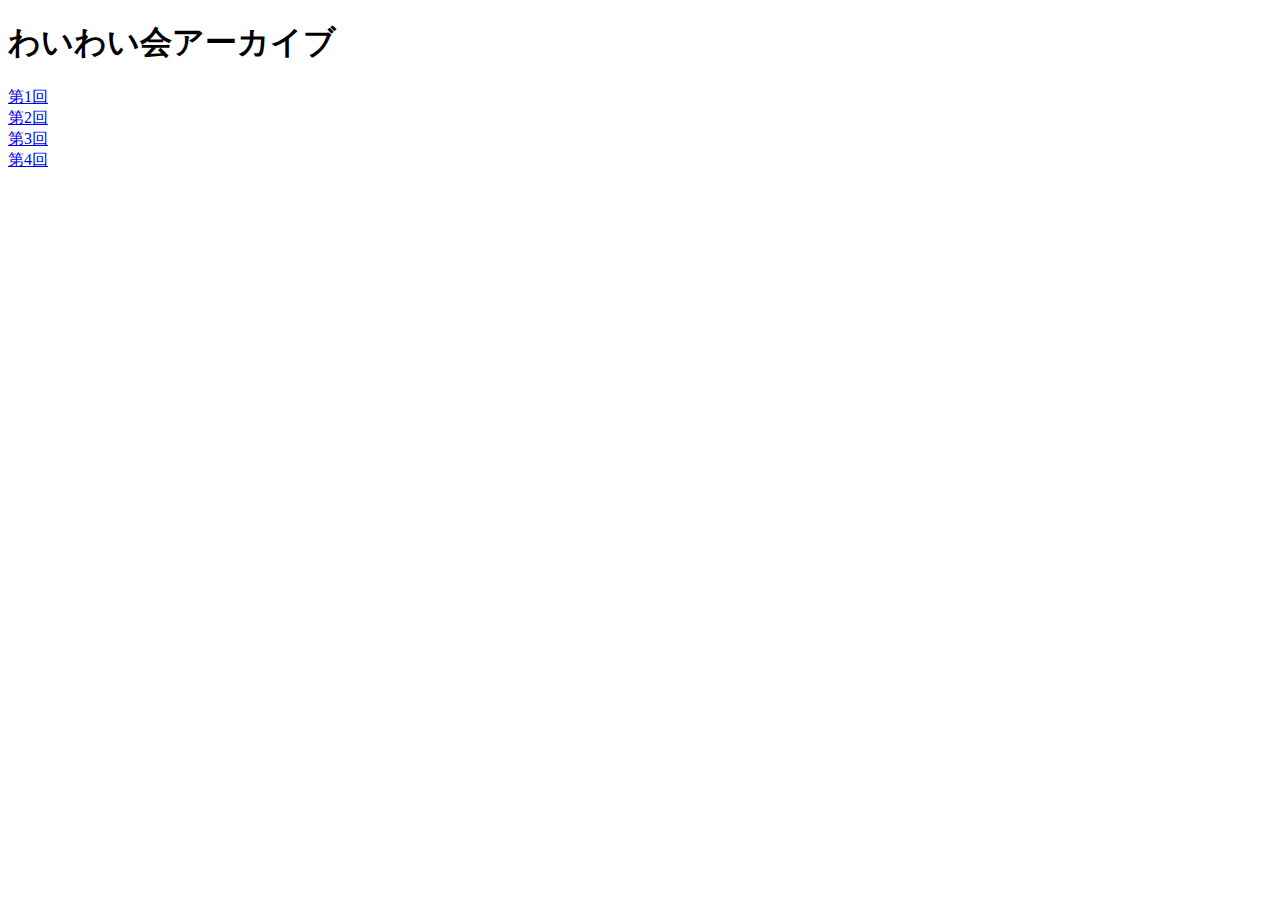
<file: index.html>
<!DOCTYPE html>
<html>
	<head>
		<meta http-equiv="X-UA-Compatible" content="IE=edge">
		<title></title>
		<meta charset="utf-8">
		<meta name="description" content="">
		<meta name="author" content="">
		<meta name="viewport" content="width=device-width, initial-scale=1">

		<!-- need to comment out here
		<link rel="stylesheet" href="">
		-->

		<!--&#91;if lt IE 9&#93;>
		<script src="//cdn.jsdelivr.net/html5shiv/3.7.2/html5shiv.min.js"></script>
		<script src="//cdnjs.cloudflare.com/ajax/libs/respond.js/1.4.2/respond.min.js"></script>
		<!&#91;endif&#93;-->

		<!-- need to comment out here
		<link rel="shortcut icon" href="">
		-->

	</head>
	<body>

		<div>


			<div>
					<h1>わいわい会アーカイブ</h1>
			</div>

			<div>

				<div>
					<a href="event/1st.html">第1回</a>
				</div>
				<div>
					<a href="event/2nd.html">第2回</a>
				</div>
				<div>
					<a href="event/3rd.html">第3回</a>
				</div>
				<div>
					<a href="event/4td.html">第4回</a>
				</div>
			</div>

		</div>

	</body>
</html>
</file>
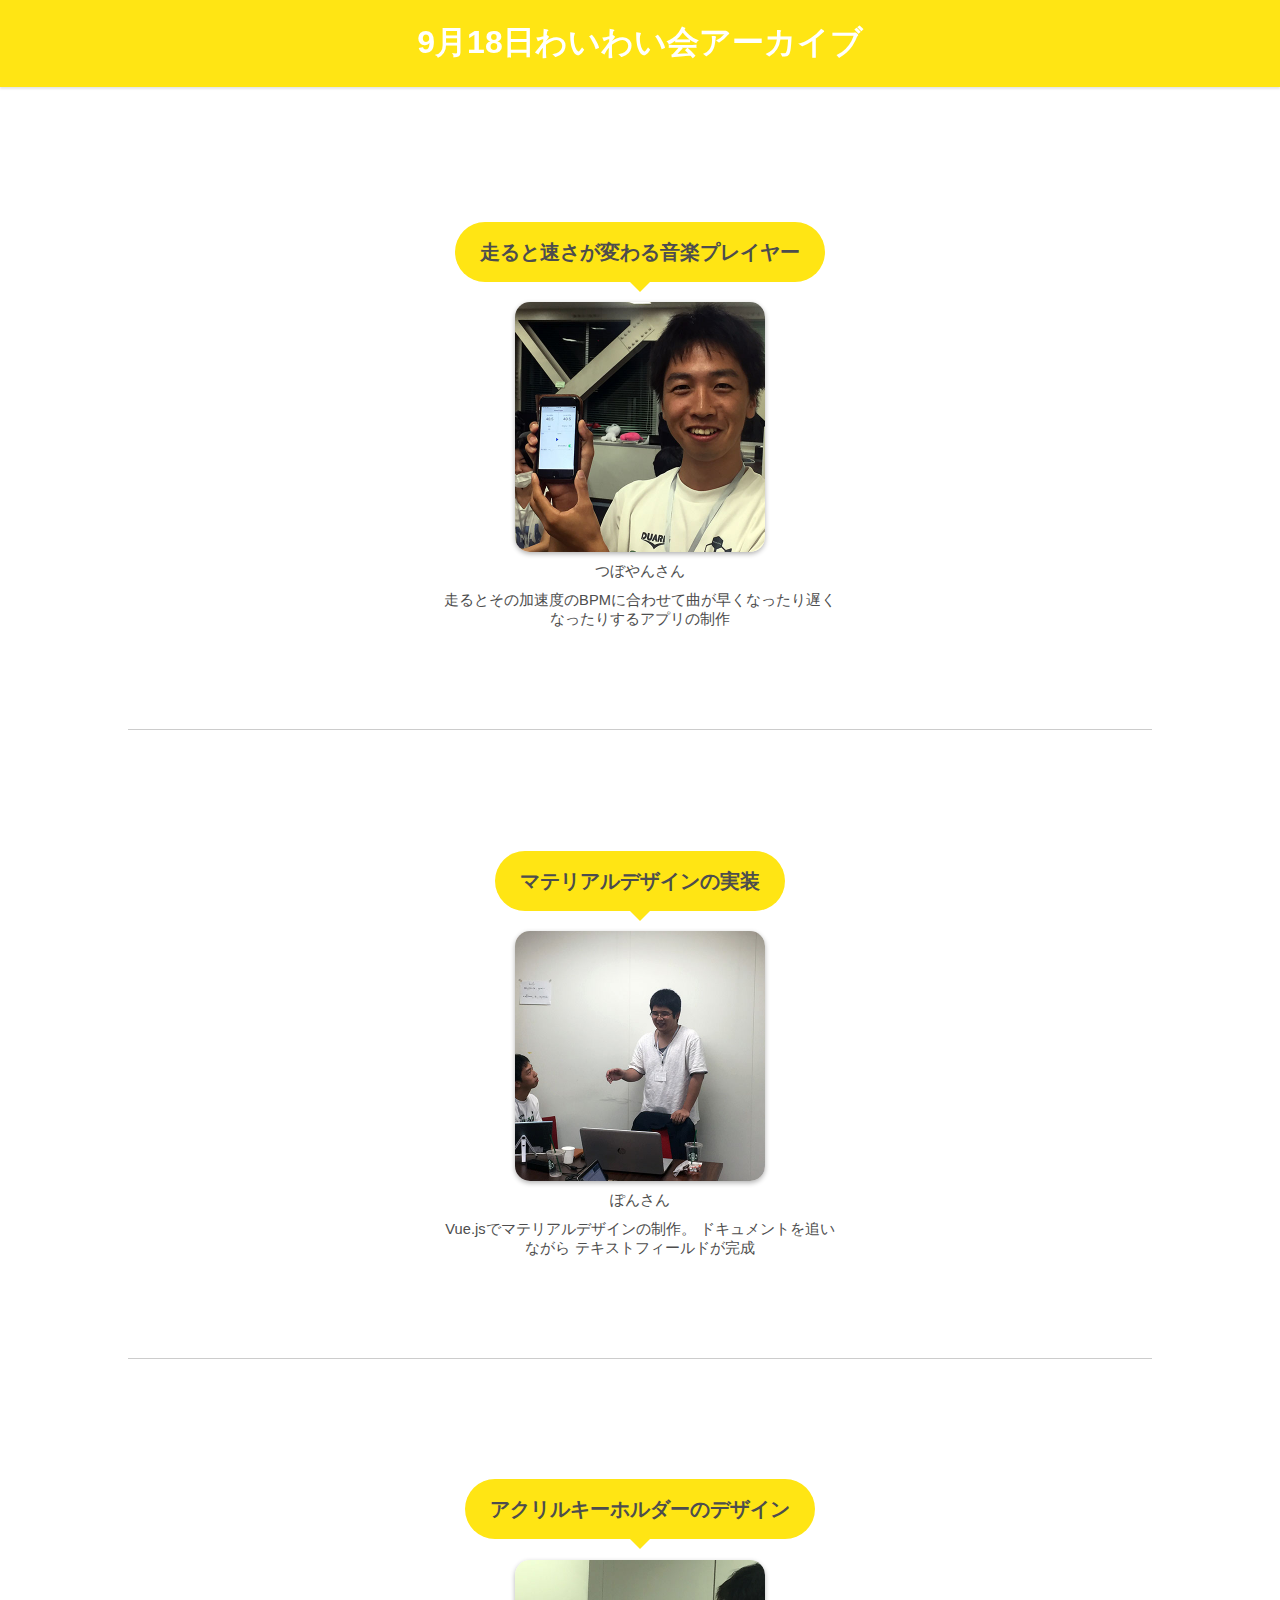
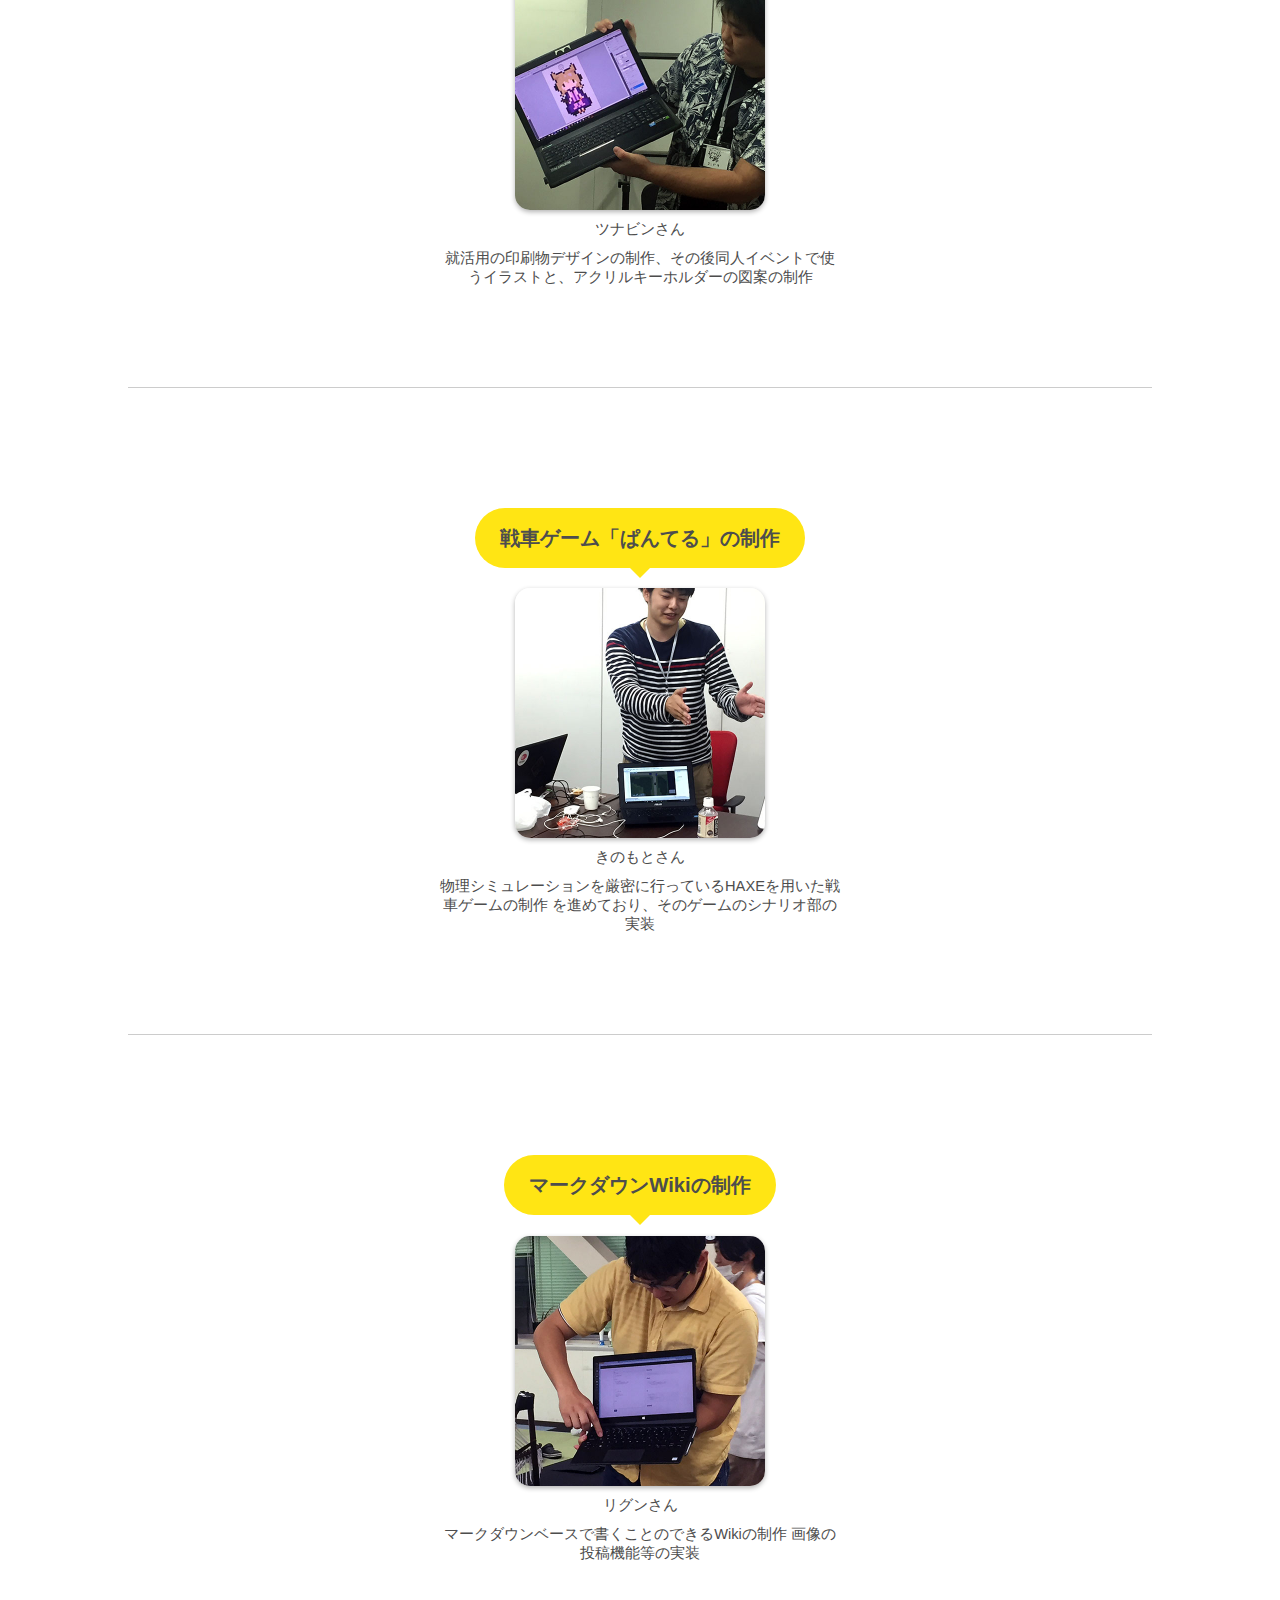
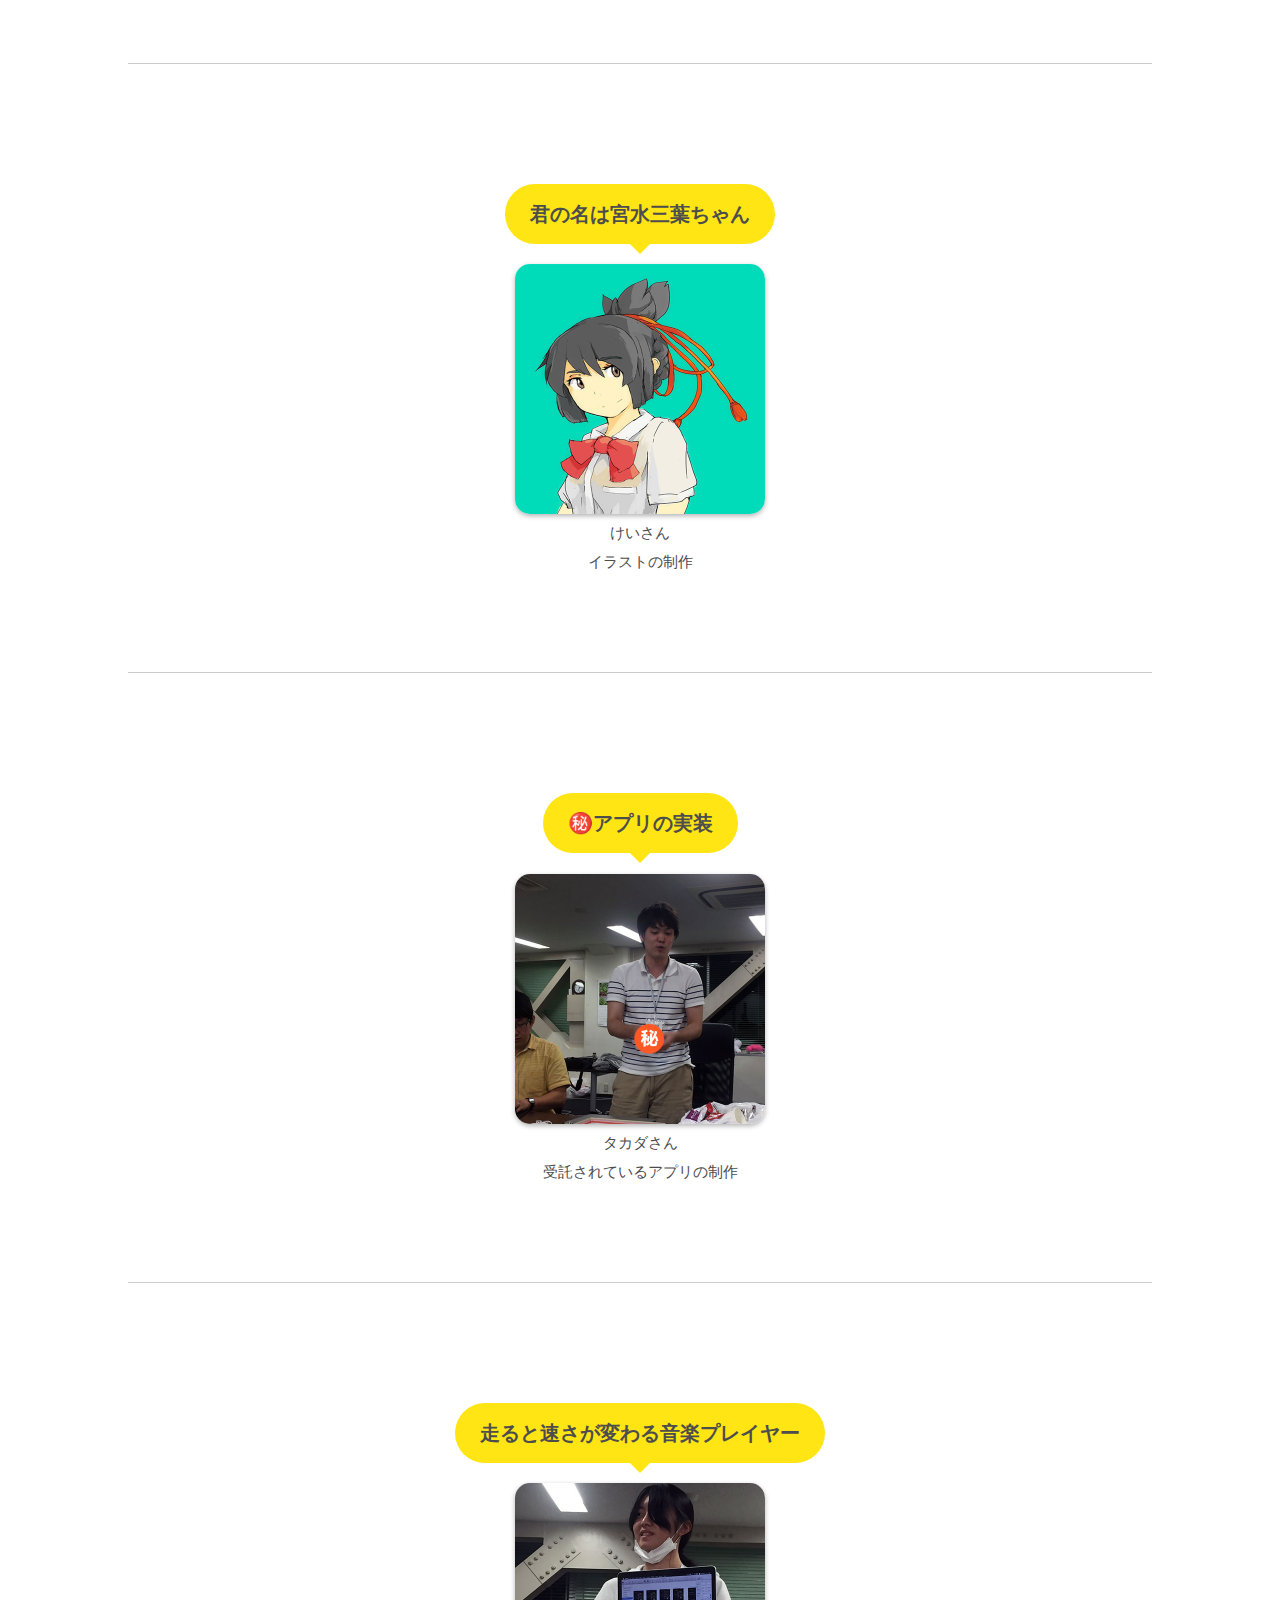
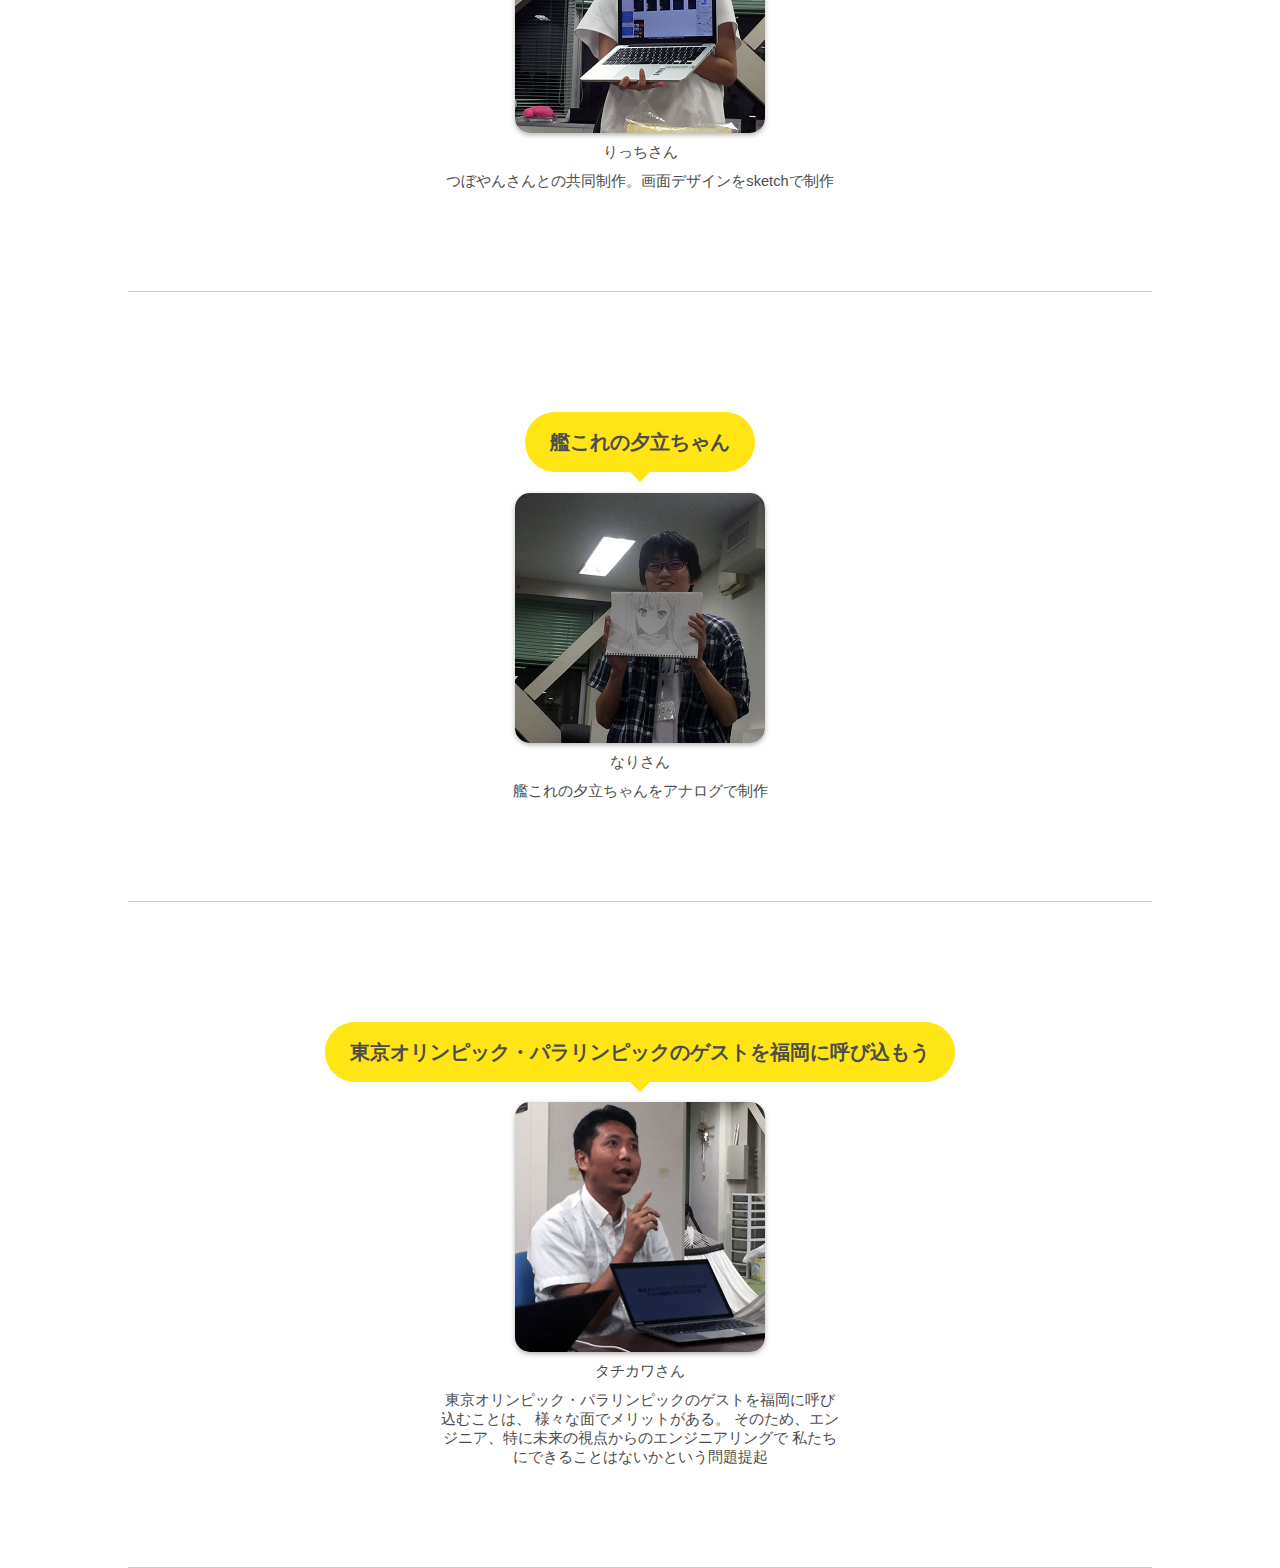
<file: event/event0918/index.html>
<!DOCTYPE html>
<html>
	<head>
		<meta http-equiv="X-UA-Compatible" content="IE=edge">
		<title></title>
		<meta charset="utf-8">
		<meta name="description" content="">
		<meta name="author" content="">
		<meta name="viewport" content="width=device-width, initial-scale=1">

		<link rel="stylesheet" href="../../event-page.css">
		<!-- need to comment out here
		<link rel="stylesheet" href="">
		-->

		<!--&#91;if lt IE 9&#93;>
		<script src="//cdn.jsdelivr.net/html5shiv/3.7.2/html5shiv.min.js"></script>
		<script src="//cdnjs.cloudflare.com/ajax/libs/respond.js/1.4.2/respond.min.js"></script>
		<!&#91;endif&#93;-->

		<!-- need to comment out here
		<link rel="shortcut icon" href="">
		-->

	</head>
	<body>



			<div class="header">
					<h1>9月18日わいわい会アーカイブ</h1>
			</div>

			<div class="event-name"><h2>第3回</h2></div>	
			<div class="main">

				<div class="entry">
					<div class="title">
						<h3>走ると速さが変わる音楽プレイヤー</h3>
					</div>	
					<div class="image"><img src="img/1.jpg" alt="entry-image"/></div>
					<div class="name"><h3>つぼやんさん</h3></div>	
					<div class="description">
						<p>
						走るとその加速度のBPMに合わせて曲が早くなったり遅くなったりするアプリの制作
						</p>
					</div>	
				</div>

				<div class="entry">
					<div class="title">
						<h3>マテリアルデザインの実装</h3>
					</div>	
					<div class="image"><img src="img/2.jpg" alt="entry-image"/></div>
					<div class="name"><h3>ぽんさん</h3></div>	
					<div class="description">
						<p>
						Vue.jsでマテリアルデザインの制作。
						ドキュメントを追いながら
						テキストフィールドが完成
						</p>
					</div>	
				</div>


				<div class="entry">
					<div class="title">
						<h3>アクリルキーホルダーのデザイン</h3>
					</div>	
					<div class="image"><img src="img/3.jpg" alt="entry-image"/></div>
					<div class="name"><h3>ツナビンさん</h3></div>	
					<div class="description">
						<p>
						就活用の印刷物デザインの制作、その後同人イベントで使うイラストと、アクリルキーホルダーの図案の制作
						</p>
					</div>	
				</div>

				<div class="entry">
					<div class="title">
						<h3>戦車ゲーム「ぱんてる」の制作</h3>
					</div>	
					<div class="image"><img src="img/4.jpg" alt="entry-image"/></div>
					<div class="name"><h3>きのもとさん</h3></div>	
					<div class="description">
						<p>
						物理シミュレーションを厳密に行っているHAXEを用いた戦車ゲームの制作
						を進めており、そのゲームのシナリオ部の実装
						</p>
					</div>	
				</div>


				<div class="entry">
					<div class="title">
						<h3>マークダウンWikiの制作</h3>
					</div>	
					<div class="image"><img src="img/5.jpg" alt="entry-image"/></div>
					<div class="name"><h3>リグンさん</h3></div>	
					<div class="description">
						<p>
						マークダウンベースで書くことのできるWikiの制作
						画像の投稿機能等の実装
						</p>
					</div>	
				</div>


				<div class="entry">
					<div class="title">
						<h3>君の名は宮水三葉ちゃん</h3>
					</div>	
					<div class="image"><img src="img/12.jpg" alt="entry-image"/></div>
					<div class="name"><h3>けいさん</h3></div>	
					<div class="description">
						<p>
						イラストの制作
						</p>
					</div>	
				</div>


				<div class="entry">
					<div class="title">
						<h3>㊙️アプリの実装</h3>
					</div>	
					<div class="image"><img src="img/6.jpg" alt="entry-image"/></div>
					<div class="name"><h3>タカダさん</h3></div>	
					<div class="description">
						<p>
						受託されているアプリの制作
						</p>
					</div>	
				</div>



				<div class="entry">
					<div class="title">
						<h3>走ると速さが変わる音楽プレイヤー</h3>
					</div>	
					<div class="image"><img src="img/7.jpg" alt="entry-image"/></div>
					<div class="name"><h3>りっちさん</h3></div>	
					<div class="description">
						<p>
						つぼやんさんとの共同制作。画面デザインをsketchで制作
						</p>
					</div>	
				</div>


				<div class="entry">
					<div class="title">
						<h3>艦これの夕立ちゃん</h3>
					</div>	
					<div class="image"><img src="img/8.jpg" alt="entry-image"/></div>
					<div class="name"><h3>なりさん</h3></div>	
					<div class="description">
						<p>
						艦これの夕立ちゃんをアナログで制作
						</p>
					</div>	
				</div>


				<div class="entry">
					<div class="title">
						<h3>東京オリンピック・パラリンピックのゲストを福岡に呼び込もう</h3>
					</div>	
					<div class="image"><img src="img/9.jpg" alt="entry-image"/></div>
					<div class="name"><h3>タチカワさん</h3></div>	
					<div class="description">
						<p>東京オリンピック・パラリンピックのゲストを福岡に呼び込むことは、
						様々な面でメリットがある。
						そのため、エンジニア、特に未来の視点からのエンジニアリングで
						私たちにできることはないかという問題提起
						</p>
					</div>	
				</div>

		</div>

	</body>
</html>
</file>
<file: event-page.css>
body {
	background: #ffffff;
	font-family: Verdana, YuGothic, "Hiragino Kaku Gothic ProN", Meiryo, sans-serif, "游ゴシック";
	margin:0px;
}

.main {
	margin-top: 50px;
}

.entry {
	margin: 0 auto;
	width: 80%;
	color: #4d4d4d;
	border-bottom: solid 1px #ccc;
	padding-bottom: 100px;
	padding-top: 100px;
}

.header {
	background: #FFE514;
	margin:0px;
	overflow: hidden;
	color: #fff;
	font-weight:900;
	text-align:center;
	position:fixed;
	top: 0px;
	left: 0px;
	width: 100%;
	z-index: 10;
	box-shadow: 0px 2px 2px rgba(0,0,0,0.1);
}

.entry .title  {
	text-align: center;
	font-weight:600;
	font-size: 13pt;
	margin: 0 auto;
	border-radius: 50px;
	margin-bottom: 20px;
	position: relative;
	padding: 0 15px;
	line-height: 40px;
	width: 250px;
	width: fit-content;
	text-align: center;
	background: #FFE514;
	z-index: 0;
}

.entry .title h3 {
	padding: 10px;
}

.entry .title :after {
	content: "";
	position: absolute;
	bottom: -10px; left: 50%;
	margin-left: -10px;
	display: block;
	width: 0px;
	height: 0px;
	border-style: solid;
	border-width: 10px 10px 0 10px;
	border-color: #FFE514 transparent transparent transparent;
}

.entry .image img {
	width: 250px;
	height: 250px;
	border-radius: 15px;
	margin: 0 auto;
	display: block;
	box-shadow: 0px 2px 5px rgba(0,0,0,0.3);
}


.entry .name h3{
	font-size:11pt;
	font-weight:200;
	text-align: center;
	margin: 10px;
}

.entry .description p{
	font-size:11pt;
	text-align: center;
	margin-top: 30px;
	width: 400px;
	margin: 0 auto;
}
</file>
